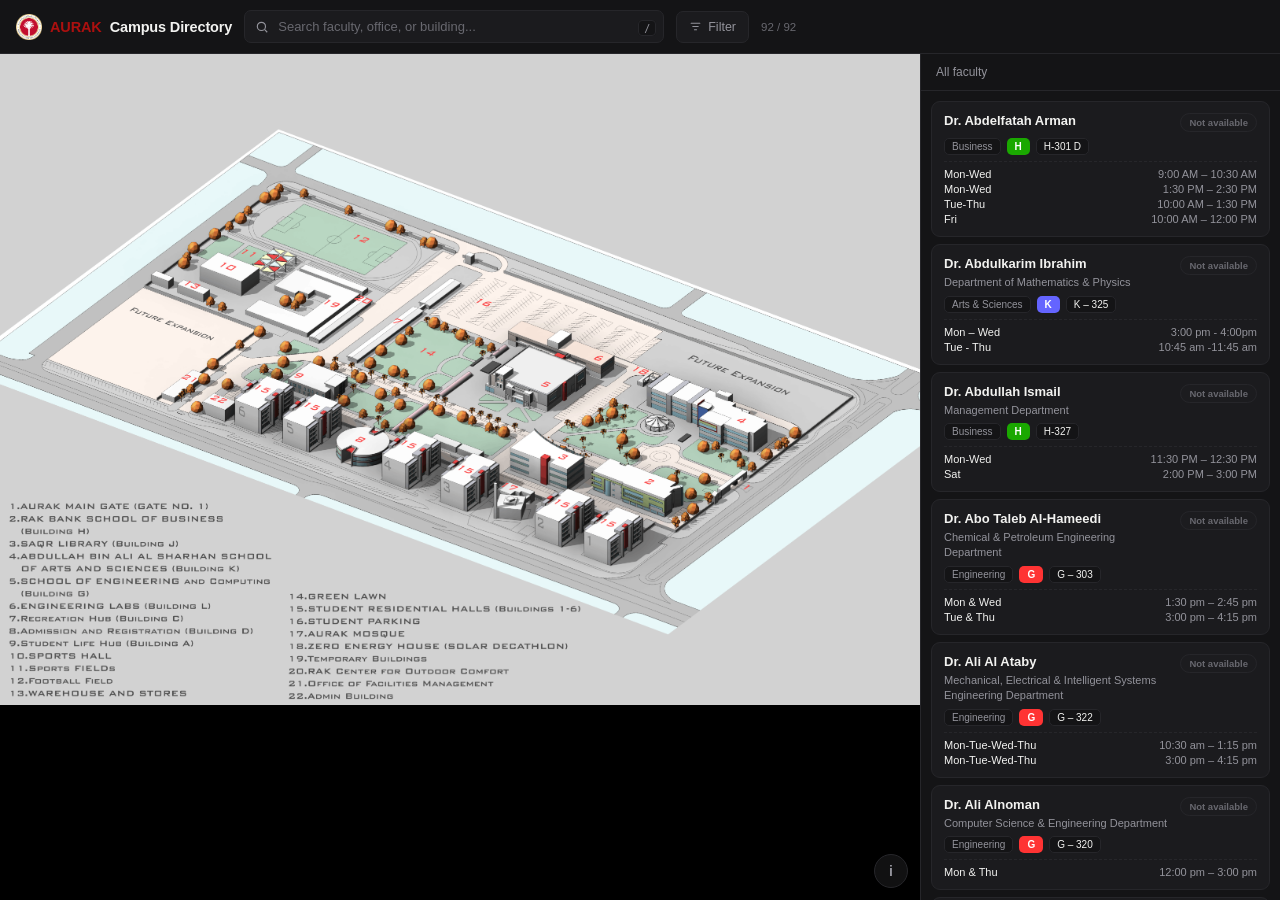
<file: index.html>
<!DOCTYPE html>
<html lang="en">
<head>
<meta charset="UTF-8">
<meta name="viewport" content="width=device-width, initial-scale=1.0, maximum-scale=1.0, user-scalable=yes">
<title>AURAK Campus Directory</title>
<link rel="stylesheet" href="styles.css">
</head>
<body>
<div id="app">

  <header>
    <div class="brand">
      <img src="assets/AURAK-Logo.png" alt="AURAK" class="brand-logo" onerror="this.style.display='none'; this.nextElementSibling.style.display='inline'">
      <span class="mark">AURAK</span>
      <span class="brand-text">Campus Directory</span>
    </div>

    <div class="searchwrap">
      <svg class="icon" viewBox="0 0 24 24"><circle cx="11" cy="11" r="7" stroke-width="2"/><line x1="21" y1="21" x2="16.65" y2="16.65" stroke-width="2"/></svg>
      <input id="search" type="text" placeholder="Search faculty, office, or building..." autocomplete="off">
      <div class="kbd"><kbd>/</kbd></div>
    </div>

    <div class="filterwrap">
      <button id="filterBtn">
        <svg viewBox="0 0 24 24"><path d="M4 6h16M7 12h10M10 18h4" stroke-width="2" stroke-linecap="round"/></svg>
        Filter
        <span id="filterCount"></span>
      </button>
      <div id="filterPanel">
        <div class="fp-label">School</div>
        <div class="chiprow" id="schoolChips"></div>
        <div class="fp-label">Building</div>
        <div class="chiprow" id="bldgChips"></div>
      </div>
    </div>

    <div class="counter" id="counter"></div>
  </header>

  <div id="main">
    <div id="mapPane">
      <div id="mapStage">
        <img id="mapImg" src="assets/AURAK_Campus.png" alt="AURAK campus map">
        <svg id="overlay" viewBox="0 0 1000 708" preserveAspectRatio="none"></svg>
        <div id="tooltip"></div>
      </div>
      <!-- infobox lives outside #mapStage (not as its child) so the mobile
           "zoom in" transform:scale() on #mapStage doesn't also scale and
           mis-position this popup -->
      <div id="infobox"></div>
      <div class="mapctl">
        <div id="legendPanel"></div>
        <button id="legendBtn" title="Map key">i</button>
      </div>
    </div>

    <div id="panel">
      <div id="panelHeader">
        <span id="panelLabel">All faculty</span>
      </div>
      <div id="routeBar"></div>
      <div id="results"></div>
    </div>
  </div>

</div>

<script src="data/buildings.js"></script>
<script src="data/faculty.js"></script>
<script src="data/path_graph.js"></script>
<script src="app.js"></script>
</body>
</html>
</file>
<file: styles.css>
:root{
  --bg:#0a0a0b;
  --surface:#141416;
  --surface-2:#1b1b1e;
  --border:#26262a;
  --text:#f2f2f0;
  --muted:#93939b;
  --muted-2:#68686f;
  --red:#ac100f;
  --red-dim:#2c0f0f;
  --green:#33d17a;
  --font: -apple-system, BlinkMacSystemFont, "Segoe UI", "Helvetica Neue", Arial, sans-serif;
}
*{box-sizing:border-box;}
html,body{height:100%;}
body{
  margin:0; font-family:var(--font); background:var(--bg); color:var(--text);
  -webkit-font-smoothing:antialiased;
}
#app{display:flex; flex-direction:column; height:100vh;}

/* ---------- HEADER (single slim row) ---------- */
header{
  flex-shrink:0; border-bottom:1px solid var(--border); background:var(--surface);
  padding:10px 16px; display:flex; align-items:center; gap:12px;
}
.brand{
  font-size:14.5px; font-weight:650; letter-spacing:-.01em; white-space:nowrap;
  display:flex; align-items:center; gap:8px;
}
.brand .mark{ color:var(--red); font-weight:750; }
.brand-logo{ height:26px; width:auto; display:block; }
.brand-text{ font-weight:650; }

.searchwrap{position:relative; flex:1; max-width:420px;}
.searchwrap svg.icon{
  position:absolute; left:11px; top:50%; transform:translateY(-50%); width:14px; height:14px;
  stroke:var(--muted); fill:none; pointer-events:none;
}
#search{
  width:100%; background:var(--surface-2); border:1px solid var(--border); color:var(--text);
  padding:8px 34px 8px 33px; border-radius:7px; font-size:13px; outline:none;
  transition:border-color .15s, box-shadow .15s;
}
#search::placeholder{color:var(--muted-2);}
#search:focus{border-color:var(--red); box-shadow:0 0 0 3px var(--red-dim);}
.kbd{position:absolute; right:8px; top:50%; transform:translateY(-50%);}
.kbd kbd{
  font-family:ui-monospace,Menlo,monospace; font-size:10px; color:var(--muted);
  background:var(--surface); border:1px solid var(--border); border-radius:4px; padding:1.5px 5px;
}

/* filter button + popover */
.filterwrap{position:relative;}
#filterBtn{
  display:flex; align-items:center; gap:6px; background:var(--surface-2); border:1px solid var(--border);
  color:var(--muted); padding:8px 12px; border-radius:7px; font-size:12.5px; cursor:pointer; white-space:nowrap;
}
#filterBtn:hover{color:var(--text);}
#filterBtn.active{color:var(--text); border-color:#3a3a40;}
#filterBtn svg{width:13px; height:13px; stroke:currentColor; fill:none;}
#filterCount{
  display:none; align-items:center; justify-content:center; width:16px; height:16px; border-radius:50%;
  background:var(--red); color:#fff; font-size:10px; font-weight:700;
}
#filterPanel{
  position:absolute; top:calc(100% + 8px); right:0; background:var(--surface); border:1px solid var(--border);
  border-radius:10px; padding:14px; width:240px; box-shadow:0 12px 32px rgba(0,0,0,.5);
  opacity:0; pointer-events:none; transform:translateY(-6px); transition:opacity .12s, transform .12s; z-index:40;
}
#filterPanel.open{opacity:1; pointer-events:auto; transform:translateY(0);}
#filterPanel .fp-label{font-size:10.5px; text-transform:uppercase; letter-spacing:.07em; color:var(--muted-2); margin:0 0 7px;}
#filterPanel .fp-label:not(:first-child){margin-top:14px;}

.chiprow{display:flex; gap:6px; flex-wrap:wrap;}
.chip{
  font-size:12px; padding:5px 11px; border-radius:20px; background:var(--surface-2);
  border:1px solid var(--border); color:var(--muted); cursor:pointer; white-space:nowrap;
  transition:all .12s; user-select:none;
}
.chip:hover{color:var(--text); border-color:#3a3a40;}
.chip.active{background:var(--red); border-color:var(--red); color:#fff; font-weight:600;}
.chip .dot{display:inline-block; width:7px; height:7px; border-radius:50%; margin-right:6px; vertical-align:middle;}

.counter{font-size:11.5px; color:var(--muted-2); white-space:nowrap;}

/* ---------- MAIN LAYOUT ---------- */
#main{flex:1; display:flex; overflow:hidden; min-height:0;}
#mapPane{flex:1; position:relative; overflow:auto; background:#000; min-width:0;}
#mapStage{position:relative;}
#mapStage img{display:block; width:100%; height:auto; user-select:none; -webkit-user-drag:none;}
svg#overlay{position:absolute; top:0; left:0; width:100%; height:100%;}
.bldg-poly{
  fill:transparent; stroke:transparent; stroke-width:3; cursor:pointer;
  transition:fill .15s, stroke .15s; vector-effect:non-scaling-stroke;
}
.bldg-poly.selected{stroke-width:4;}
@keyframes bldgPop{
  0%{ filter:drop-shadow(0 0 0 rgba(255,255,255,0)); }
  35%{ filter:drop-shadow(0 0 14px currentColor); }
  100%{ filter:drop-shadow(0 0 0 rgba(255,255,255,0)); }
}
.bldg-poly.pop{ animation:bldgPop .5s ease-out; }
.bldg-poly.route-from{ stroke-dasharray:9,5; }
.bldg-poly.route-to{ stroke-width:5; }

.route-line{
  fill:none; stroke-width:5; stroke-linecap:round; stroke-linejoin:round;
  vector-effect:non-scaling-stroke; pointer-events:none;
  stroke-dasharray:14,10; animation:routeFlow 1s linear infinite;
  filter:drop-shadow(0 0 3px rgba(0,0,0,.7));
}
@keyframes routeFlow{ to{ stroke-dashoffset:-48; } }

#tooltip{
  position:absolute; pointer-events:none; background:#000; color:#fff; font-size:12px;
  padding:5px 10px; border-radius:6px; border:1px solid #333; white-space:nowrap;
  transform:translate(-50%,-130%); opacity:0; transition:opacity .1s; z-index:20;
}
#tooltip.show{opacity:1;}

#infobox{
  position:absolute; pointer-events:auto; background:var(--surface); border:1px solid var(--border);
  border-radius:8px; padding:10px 13px; min-width:180px; max-width:260px; box-shadow:0 8px 24px rgba(0,0,0,.5);
  opacity:0; transition:opacity .15s, transform .15s; transform:translate(-50%,-100%) translateY(-14px);
  z-index:25;
}
#infobox .ib-here{
  font-size:10.5px; font-weight:700; color:var(--green); margin-bottom:5px;
  display:flex; align-items:center; gap:5px;
}
#infobox.show{opacity:1;}
#infobox::after{
  content:''; position:absolute; left:50%; bottom:-7px; transform:translateX(-50%);
  border:7px solid transparent; border-top-color:var(--border);
}
#infobox .ib-building{font-size:10px; text-transform:uppercase; letter-spacing:.07em; color:var(--muted); margin-bottom:3px;}
#infobox .ib-name{font-size:13.5px; font-weight:650; margin-bottom:2px;}
#infobox .ib-office{font-size:11.5px; color:var(--muted);}
#infobox .ib-badge{
  display:inline-flex; align-items:center; gap:5px; font-size:9.5px; font-weight:650;
  padding:3px 8px; border-radius:20px; margin-top:7px;
}
#infobox .ib-badge.avail{background:#0f2a1a; color:var(--green); border:1px solid #1c4a30;}
#infobox .ib-badge.unavail{background:#1c1c1f; color:var(--muted-2); border:1px solid var(--border);}
#infobox .ib-badge .pulse{width:6px; height:6px; border-radius:50%; background:var(--green); animation:pulse 1.8s infinite;}
#infobox .ib-hours{margin-top:7px; padding-top:7px; border-top:1px dashed var(--border); display:flex; flex-direction:column; gap:3px;}
#infobox .ib-hr{font-size:11px; color:var(--muted); display:flex; justify-content:space-between; gap:10px;}
#infobox .ib-hr span:first-child{color:var(--text);}
.dir-btn{
  display:block; width:100%; margin-top:9px; background:var(--red); border:none; color:#fff;
  padding:7px 10px; border-radius:6px; font-size:11.5px; font-weight:650; cursor:pointer;
  pointer-events:auto;
}
.dir-btn:hover{background:#c81e2f;}

/* collapsed legend, bottom-right icon + popover */
.mapctl{position:absolute; right:12px; bottom:12px; z-index:15;}
#legendBtn{
  width:34px; height:34px; border-radius:50%; background:rgba(20,20,22,.85); border:1px solid var(--border);
  color:var(--muted); display:flex; align-items:center; justify-content:center; cursor:pointer; backdrop-filter:blur(6px);
  font-size:14px; font-weight:700;
}
#legendBtn:hover{color:var(--text);}
#legendPanel{
  position:absolute; right:0; bottom:calc(100% + 8px); background:rgba(20,20,22,.95); border:1px solid var(--border);
  border-radius:9px; padding:10px 12px; font-size:11.5px; color:var(--muted); backdrop-filter:blur(6px);
  display:flex; flex-direction:column; gap:6px; width:240px;
  opacity:0; pointer-events:none; transform:translateY(6px); transition:opacity .12s, transform .12s;
}
#legendPanel.open{opacity:1; pointer-events:auto; transform:translateY(0);}
.lg-item{display:flex; align-items:flex-start; gap:7px; line-height:1.35;}
.lg-item b{color:var(--text);}
.lg-swatch{width:9px; height:9px; border-radius:3px; flex-shrink:0; margin-top:4px;}

/* ---------- RESULTS PANEL ---------- */
#panel{
  width:360px; flex-shrink:0; border-left:1px solid var(--border); background:var(--surface);
  display:flex; flex-direction:column; min-height:0;
}
#panelHeader{
  padding:11px 15px; border-bottom:1px solid var(--border); font-size:12px; color:var(--muted);
  display:flex; justify-content:space-between; align-items:center; flex-shrink:0;
}
#routeBar{
  display:none; align-items:center; justify-content:space-between; gap:10px;
  padding:10px 15px; border-bottom:1px solid var(--border); background:var(--surface-2); flex-shrink:0;
}
#routeBar.show{display:flex;}
#routeBar .rb-text{font-size:12px; color:var(--text); line-height:1.4;}
#routeBar .rb-text b{color:var(--red);}
#routeBar .rb-sub{display:block; font-size:10.5px; color:var(--muted); margin-top:1px;}
#routeBar .rb-warn{color:var(--muted);}
#routeBar button{
  flex-shrink:0; background:var(--surface); border:1px solid var(--border); color:var(--muted);
  padding:6px 11px; border-radius:6px; font-size:11.5px; cursor:pointer;
}
#routeBar button:hover{color:var(--text); border-color:#3a3a40;}

#results{flex:1; overflow-y:auto; padding:10px;}
.card{
  background:var(--surface-2); border:1px solid var(--border); border-radius:9px;
  padding:11px 12px; margin-bottom:7px; cursor:pointer; transition:border-color .12s;
}
.card:hover{border-color:#3a3a40;}
.card.active{border-color:var(--red); box-shadow:0 0 0 1px var(--red) inset;}
.card-top{display:flex; justify-content:space-between; align-items:flex-start; gap:8px; margin-bottom:5px;}
.card-name{font-size:13px; font-weight:640; line-height:1.3;}
.card-dept{font-size:11px; color:var(--muted); margin-top:2px; line-height:1.35;}
.badge{
  flex-shrink:0; font-size:9.5px; font-weight:650; padding:3px 8px; border-radius:20px;
  display:flex; align-items:center; gap:5px; white-space:nowrap;
}
.badge.avail{background:#0f2a1a; color:var(--green); border:1px solid #1c4a30;}
.badge.unavail{background:#1c1c1f; color:var(--muted-2); border:1px solid var(--border);}
.badge .pulse{width:6px; height:6px; border-radius:50%; background:var(--green); animation:pulse 1.8s infinite;}
@keyframes pulse{0%{box-shadow:0 0 0 0 rgba(51,209,122,.6);} 70%{box-shadow:0 0 0 5px rgba(51,209,122,0);} 100%{box-shadow:0 0 0 0 rgba(51,209,122,0);}}

.card-meta{display:flex; gap:6px; flex-wrap:wrap; margin:6px 0 2px;}
.tag{font-size:10px; padding:2px 7px; border-radius:5px; background:var(--surface); border:1px solid var(--border); color:var(--muted);}
.tag.bldg{font-weight:650; color:#fff; border-color:transparent;}
.tag.office{color:var(--text);}

.hours{margin-top:6px; padding-top:6px; border-top:1px dashed var(--border); display:flex; flex-direction:column; gap:3px;}
.hours .hr-row{font-size:11px; color:var(--muted); display:flex; justify-content:space-between; gap:8px;}
.hours .hr-row .day{color:var(--text);}
.no-office{font-size:11px; color:var(--muted-2); font-style:italic; margin-top:5px;}
.card-dir{
  margin-top:7px; background:var(--surface); border:1px solid var(--border); color:var(--text);
  padding:5px 10px; border-radius:6px; font-size:11px; font-weight:600; cursor:pointer;
}
.card-dir:hover{border-color:var(--red); color:var(--red);}

.empty{padding:40px 16px; text-align:center; color:var(--muted-2); font-size:13px;}

::-webkit-scrollbar{width:9px; height:9px;}
::-webkit-scrollbar-track{background:transparent;}
::-webkit-scrollbar-thumb{background:#28282c; border-radius:20px;}
::-webkit-scrollbar-thumb:hover{background:#36363c;}

/* ---------- MOBILE ---------- */
@media (max-width: 860px){
  /* Let the WHOLE PAGE scroll normally (like a regular webpage) instead of
     trapping scroll inside the map box and the results box separately.
     That's what caused the "I can only scroll in this one little area"
     and the double left/right + up/down scrollbars. */
  html,body{height:auto;}
  #app{height:auto; min-height:100dvh;}
  #main{flex-direction:column; overflow:visible; height:auto;}

  header{
    position:sticky; top:0; z-index:30;
    padding:10px 12px; flex-wrap:wrap; gap:8px; row-gap:10px;
  }
  .brand{order:0; font-size:15px;}
  .brand-logo{height:24px;}
  .searchwrap{order:1; flex:1 1 100%; max-width:none;}
  #search{padding:11px 36px 11px 34px; font-size:14.5px; border-radius:8px;}
  .searchwrap svg.icon{width:15px; height:15px;}
  .filterwrap{order:2;}
  #filterBtn{padding:9px 14px; font-size:13px; border-radius:8px;}
  .counter{order:3; font-size:12.5px;}
  #filterPanel{right:auto; left:0; width:min(280px, 88vw); padding:16px;}
  .chip{font-size:13px; padding:7px 13px;}

  /* map: no fixed height, no overflow, no forced background -- the box
     shrinks/grows to exactly match the image, so there's no black
     letterboxing and nothing to scroll inside. Pinch-zoom still works
     since it's a plain image in the normal page flow. */
  #mapPane{
    order:1; 
    width:100%; 
    height:auto; 
    overflow:hidden; 
    background:transparent;
    flex:none;
  }
  #mapStage{
    width:100%;
    transform:scale(1.5);
    transform-origin:center center;
  }
  #mapStage img{
    width:100%; 
    height:auto;
  }

  /* results: no separate scroll region -- it's just the next thing in the
     page, so scrolling it is the same as scrolling the whole page */
  #panel{
    order:2; width:100%; flex:none; min-height:0;
    border-left:none; border-top:1px solid var(--border);
  }
  #panelHeader{padding:12px 15px; font-size:12.5px;}
  #results{flex:none; overflow-y:visible; padding:10px;}

  /* bigger, easier-to-read cards + touch targets in the results list */
  .card{padding:13px 14px; margin-bottom:8px;}
  .card-name{font-size:14.5px;}
  .card-dept{font-size:12px;}
  .badge{font-size:10.5px; padding:4px 9px;}
  .tag{font-size:11px; padding:3px 8px;}
  .hours .hr-row{font-size:12px;}

  #infobox{
    position:absolute;
    max-width:140px;
    min-width:90px;
    font-size:8px;
    padding:4px 6px;
    border-radius:4px;
    pointer-events:auto;
    transform:translate(-50%, -115%);
    z-index:50;
    background:var(--surface);
    border:1px solid var(--border);
    box-shadow:0 6px 16px rgba(0,0,0,.8);
    white-space:nowrap;
  }
  #infobox.show{
    opacity:1;
  }
  #infobox .ib-building{font-size:6px; margin-bottom:0; text-transform:uppercase;}
  #infobox .ib-name{font-size:8px; font-weight:650; margin-bottom:0;}
  #infobox .ib-office{font-size:7px;}
  #infobox .ib-badge{font-size:5px; padding:1px 3px; margin-top:1px; display:inline-block;}
  #infobox .ib-hours{margin-top:1px; padding-top:1px;}
  #infobox .ib-hr{font-size:6px; gap:2px;}
  #infobox .ib-here{font-size:6px; margin-bottom:1px; gap:2px;}
  #infobox .dir-btn{
    font-size:7.5px; padding:3px 6px; margin-top:3px; border-radius:4px;
  }
  #infobox::after{
    border-width:3px;
    bottom:-4px;
  }

  .bldg-poly{
    stroke-width:1.5 !important;
  }
  .route-line{
    stroke-width:2 !important;
    stroke-dasharray:8,6 !important;
  }
  .mapctl{
    position:relative;
    right:auto;
    bottom:auto;
    margin:0;
    padding:0;
    width:100%;
    display:flex;
    justify-content:flex-end;
    padding-right:12px;
    margin-top:-30px;
    z-index:5;
  }
  #legendBtn{
    width:28px;
    height:28px;
    font-size:11px;
    background:rgba(0,0,0,.7);
    border:1px solid var(--border);
    border-radius:50%;
    color:var(--muted);
    display:flex;
    align-items:center;
    justify-content:center;
    cursor:pointer;
    backdrop-filter:blur(4px);
    position:relative;
  }
  #legendPanel{
    position:absolute;
    top:calc(100% + 4px);
    right:0;
    width:min(240px, 78vw);
    background:var(--surface);
    border:1px solid var(--border);
    border-radius:8px;
    padding:8px 10px;
    font-size:10px;
    opacity:0;
    pointer-events:none;
    transform:translateY(-4px);
    transition:opacity .12s, transform .12s;
    z-index:10;
    box-shadow:0 8px 24px rgba(0,0,0,.5);
    display:flex;
    flex-direction:column;
    gap:3px;
    max-height:200px;
    overflow-y:auto;
  }
  #legendPanel.open{
    opacity:1;
    pointer-events:auto;
    transform:translateY(0);
  }
  .lg-item{
    display:flex;
    align-items:center;
    gap:5px;
    font-size:10px;
    padding:2px 0;
  }
  .lg-swatch{
    width:7px;
    height:7px;
    border-radius:2px;
    flex-shrink:0;
    margin-top:0;
  }
}

/* hover tooltips only make sense on devices that actually have hover;
   on touch, tapping a building already opens the (bigger) info popup,
   so hide the old hover tooltip instead of leaving it stuck on screen */
@media (hover: none) and (pointer: coarse){
  #tooltip{display:none !important;}
}
</file>
